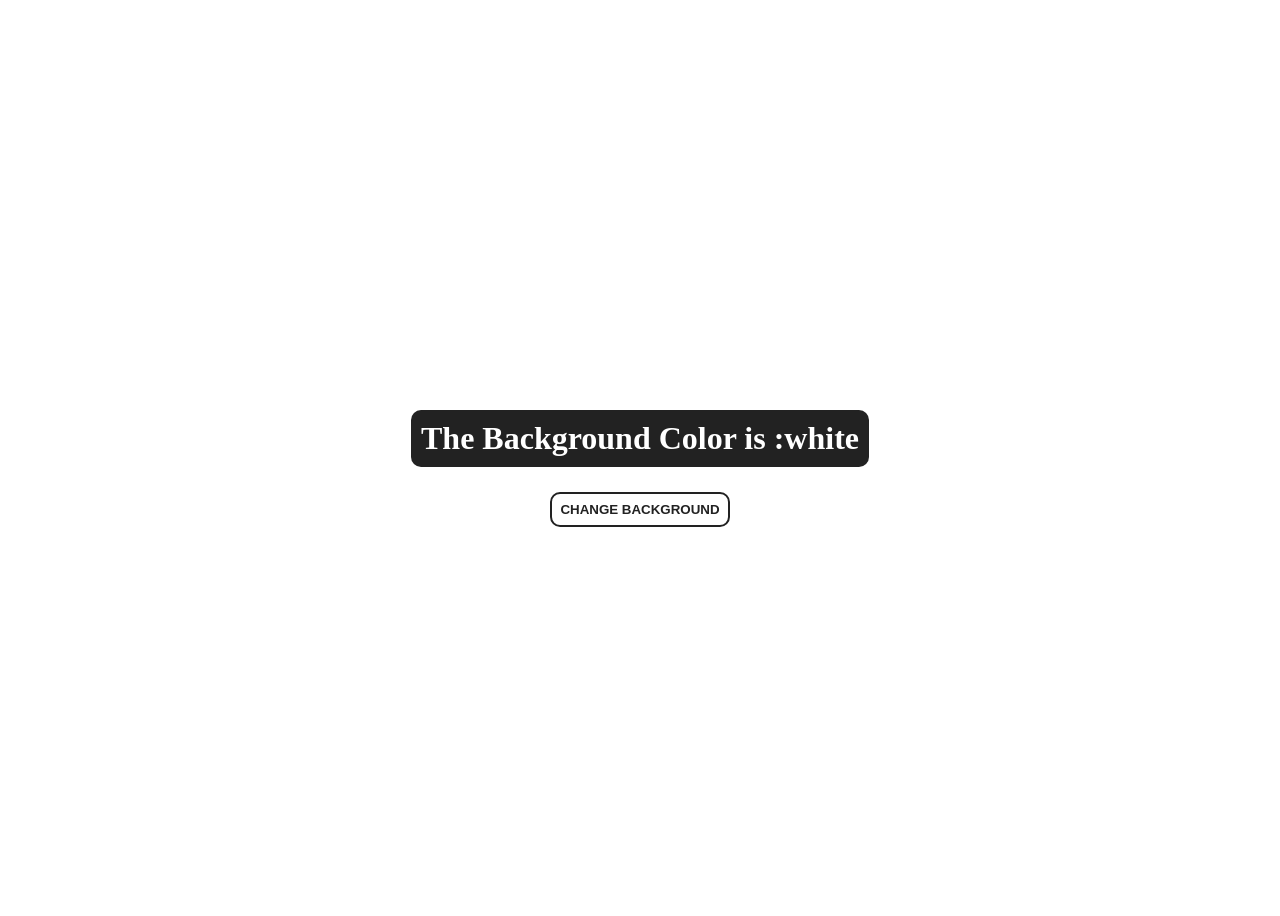
<file: Background.html>
<!DOCTYPE html>
<html lang="en">
<head>
    <meta charset="UTF-8">
    <meta name="viewport" content="width=device-width, initial-scale=1.0">
    <title>Background Color Change</title>
    <link rel="stylesheet" type="text/css" href="Background.css">
</head>
<body>
    <main>
        <div class="container">
<h1>The Background Color is :<span class="color">white</span></h1>
<button id="btn" class="btn btn-hero">Change Background</button>
        </div>
    </main>
    <script type="text/javascript" src="Background.js"></script>
</body>
</html>
</file>
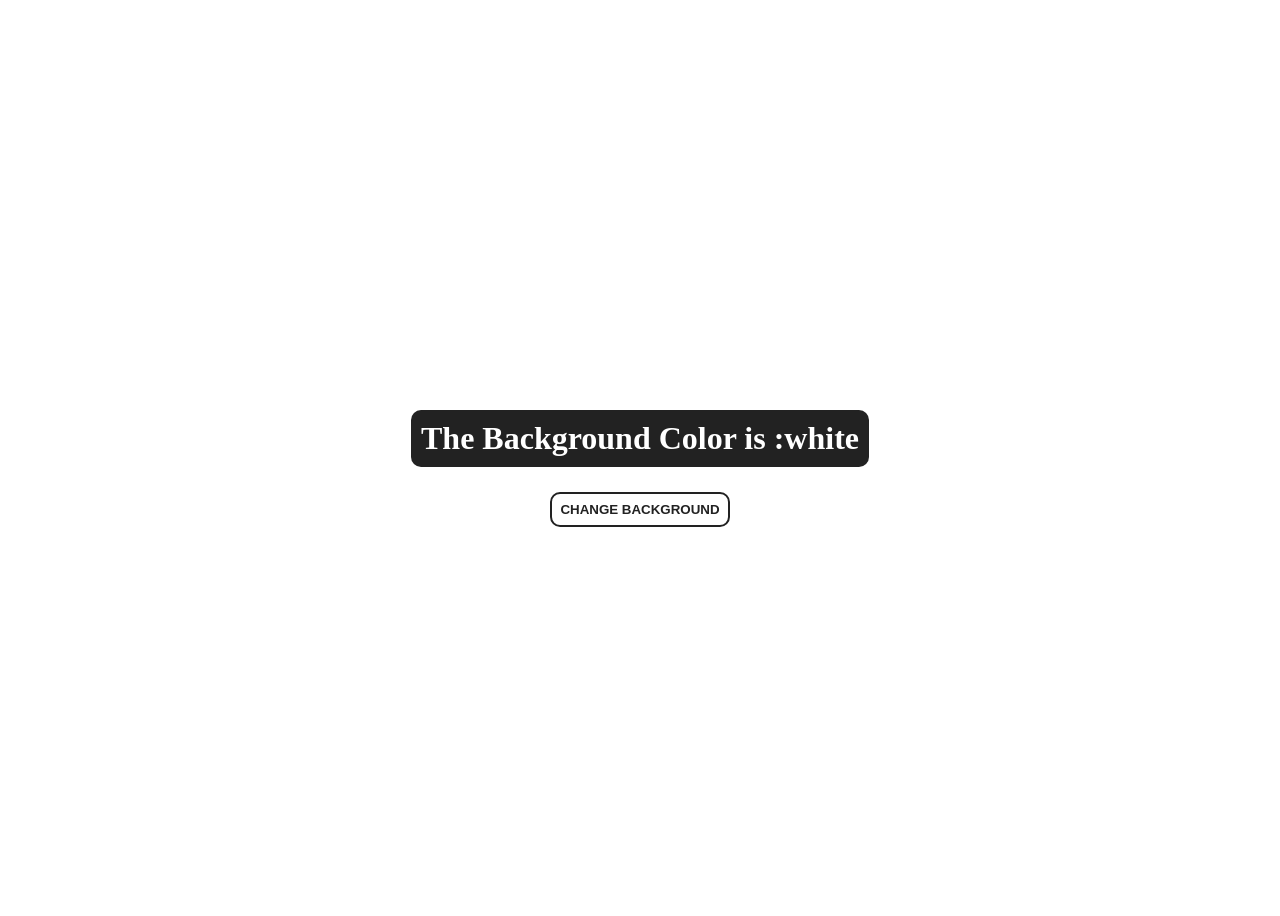
<file: Backgroun/bc.html>
<!DOCTYPE html>
<html lang="en">
<head>
    <meta charset="UTF-8">
    <meta name="viewport" content="width=device-width, initial-scale=1.0">
    <title>Background Color Change</title>
    <link rel="stylesheet" type="text/css" href="bc.css">
</head>
<body>
    <main>
        <div class="container">
<h1>The Background Color is :<span class="color">white</span></h1>
<button id="btn" class="btn btn-hero">Change Background</button>
        </div>
    </main>
    <script type="text/javascript" src="bc.js"></script>
</body>
</html>
</file>
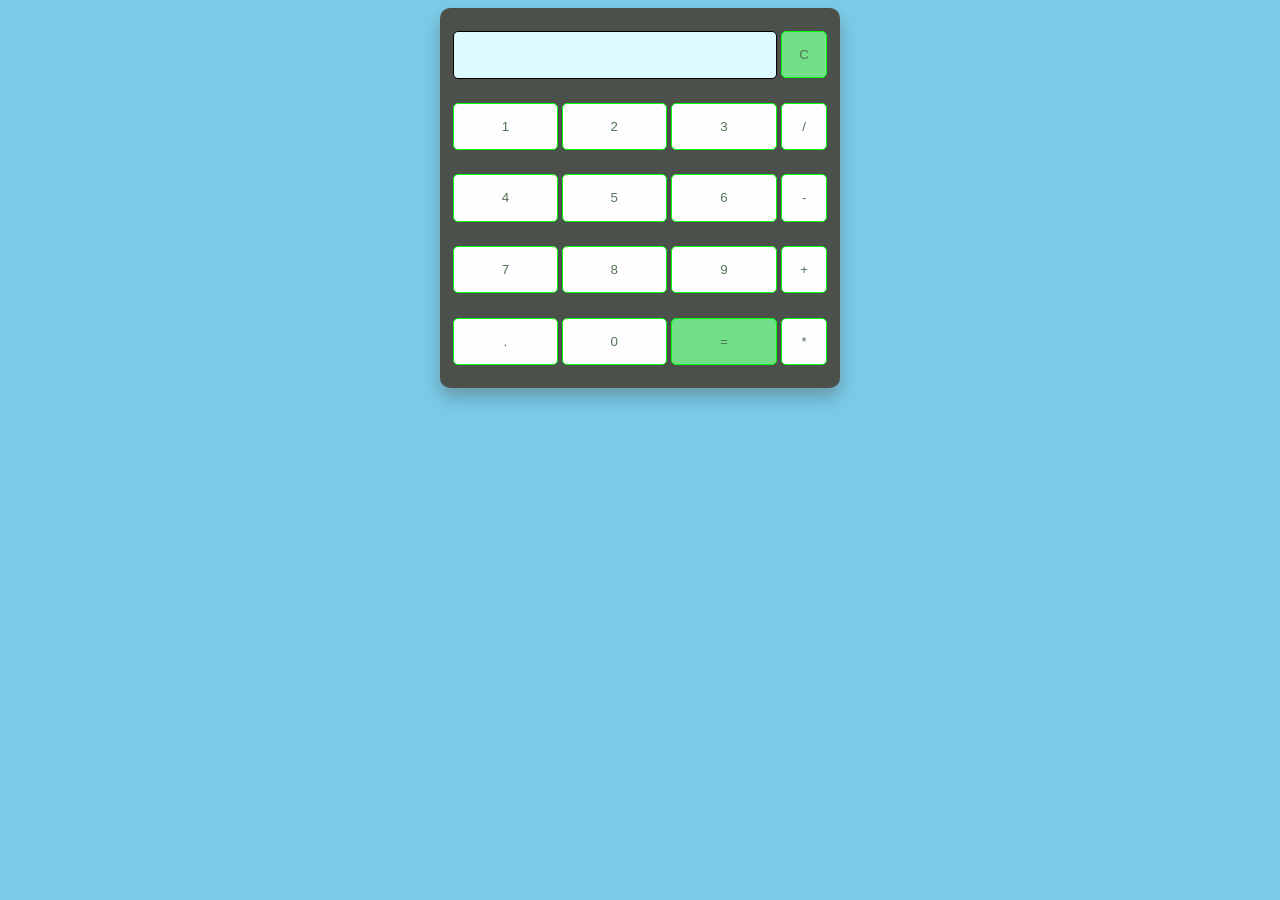
<file: Calucalator/cal.html>
<!DOCTYPE html>
<html lang="en">
<head>
    <meta charset="UTF-8">
    <meta name="viewport" content="width=device-width, initial-scale=1.0">
    <title>Calculator</title>
    <link rel="stylesheet" type="text/css" href="cal.css">
</head>
<body>
    <table class="calculator">
  <tr>
    <td colspan="3">
        <input type="text" class="display-box" id="result"
        disabled>
    </td>
    <td>
        <input type="button" value="C" id="btn" onclick="clearScreen()">
    </td>
  </tr>
  <tr>
    <td><input type="button" value="1" onclick="display('1')"></td>
     <td><input type="button" value="2" onclick="display('2')"></td>
      <td><input type="button" value="3" onclick="display('3')"></td>
       <td><input type="button" value="/" onclick="display('/')"></td>
  </tr>
    <tr>
    <td><input type="button" value="4" onclick="display('4')"></td>
     <td><input type="button" value="5" onclick="display('5')"></td>
      <td><input type="button" value="6" onclick="display('6')"></td>
       <td><input type="button" value="-" onclick="display('-')"></td>
  </tr>
      <tr>
    <td><input type="button" value="7" onclick="display('7')"></td>
     <td><input type="button" value="8" onclick="display('8')"></td>
      <td><input type="button" value="9" onclick="display('9')"></td>
       <td><input type="button" value="+" onclick="display('+')"></td>
  </tr>
      <tr>
    <td><input type="button" value="." onclick="display('.')"></td>
     <td><input type="button" value="0" onclick="display('0')"></td>
      <td><input type="button" id="btn" value="=" onclick="calculate()" ></td>
       <td><input type="button" value="*" onclick="display('*')"></td>
  </tr>
    </table>
    <script type="text/javascript" src="cal.js"></script>
</body>
</html>
</file>
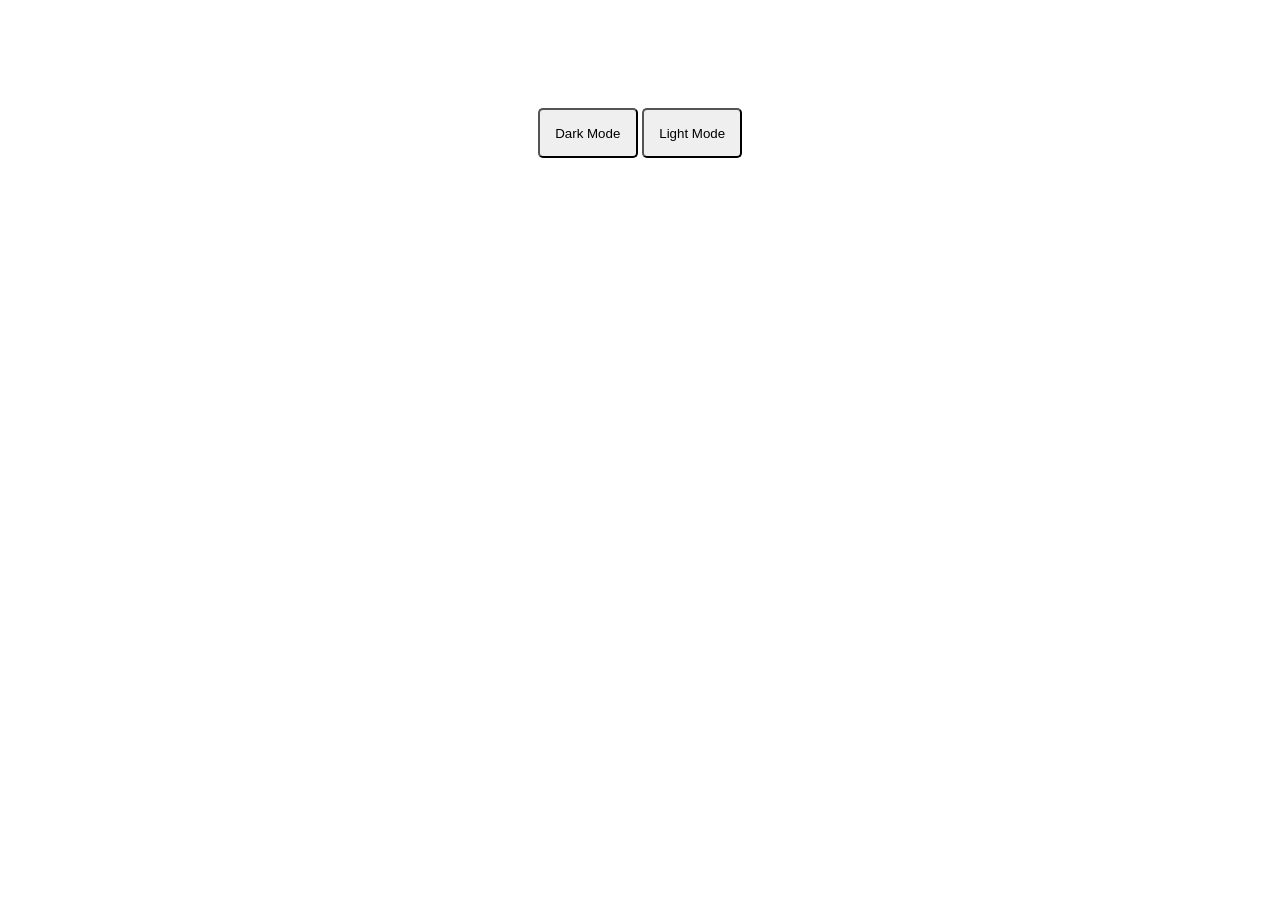
<file: Darklightmode/dl.html>
<!DOCTYPE html>
<html lang="en">
<head>
    <meta charset="UTF-8">
    <meta name="viewport" content="width=device-width, initial-scale=1.0">
    <title>Document</title>
    <link rel="stylesheet" type="text/css" href="dl.css">
</head>
<body>
    <button id="dark" onclick="Darkmode()">Dark Mode</button>
    <button id="light" onclick="Lightmode()">Light Mode</button>
    <script type="text/javascript" src="dl.js"></script>

    
</body>
</html>
</file>
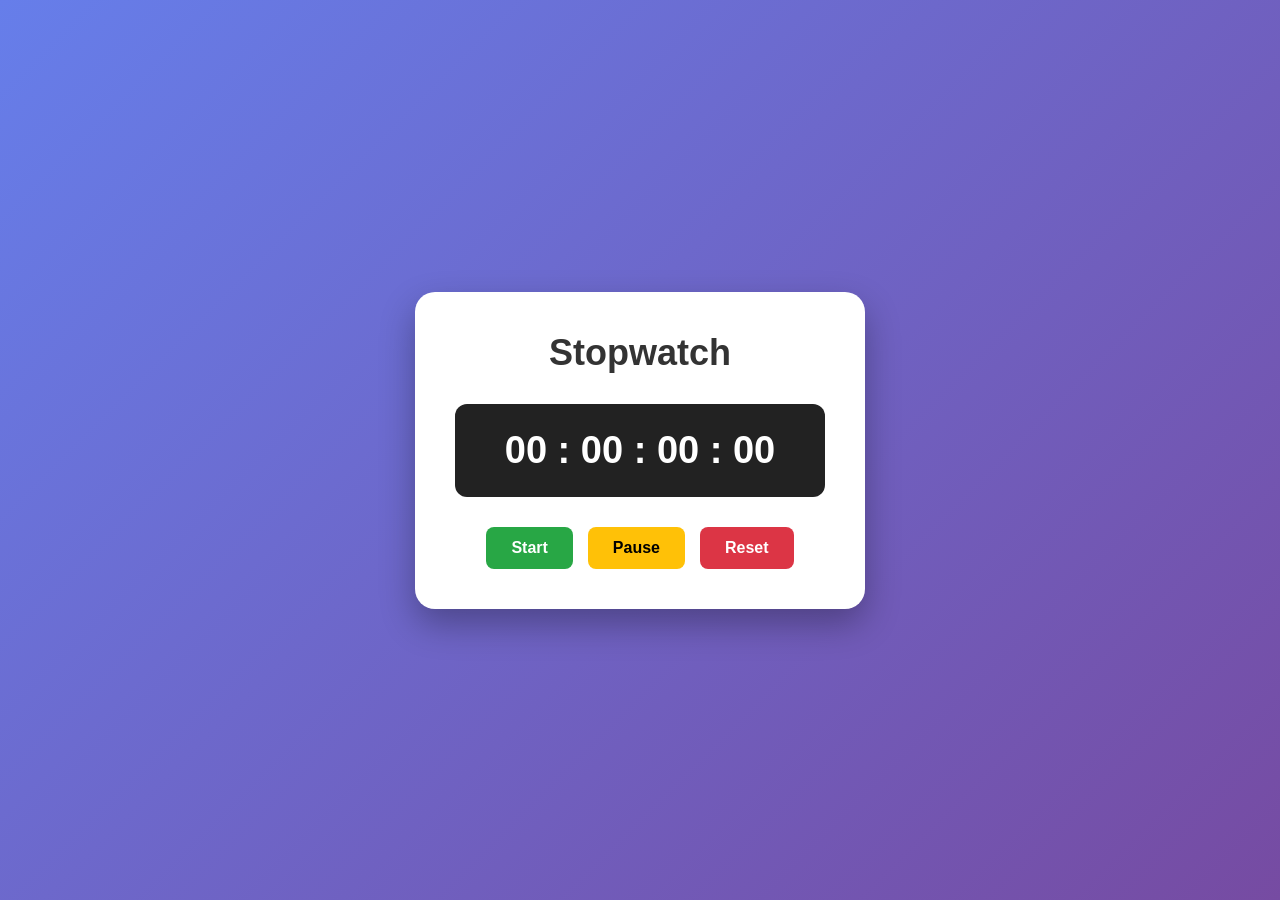
<file: StopWatch/sw.html>
<!DOCTYPE html>
<html lang="en">
<head>
    <meta charset="UTF-8">
    <meta name="viewport" content="width=device-width, initial-scale=1.0">
    <title>Stopwatch</title>

    <link rel="stylesheet" href="sw.css">
</head>

<body>

    <div class="stopwatch-container">

        <h1>Stopwatch</h1>

        <div class="display">
            <span id="hours">00</span> :
            <span id="minutes">00</span> :
            <span id="seconds">00</span> :
            <span id="milliseconds">00</span>
        </div>

        <div class="buttons">
            <button id="startBtn">Start</button>
            <button id="pauseBtn">Pause</button>
            <button id="resetBtn">Reset</button>
        </div>

    </div>

    <script src="sw.js"></script>

</body>
</html>
</file>
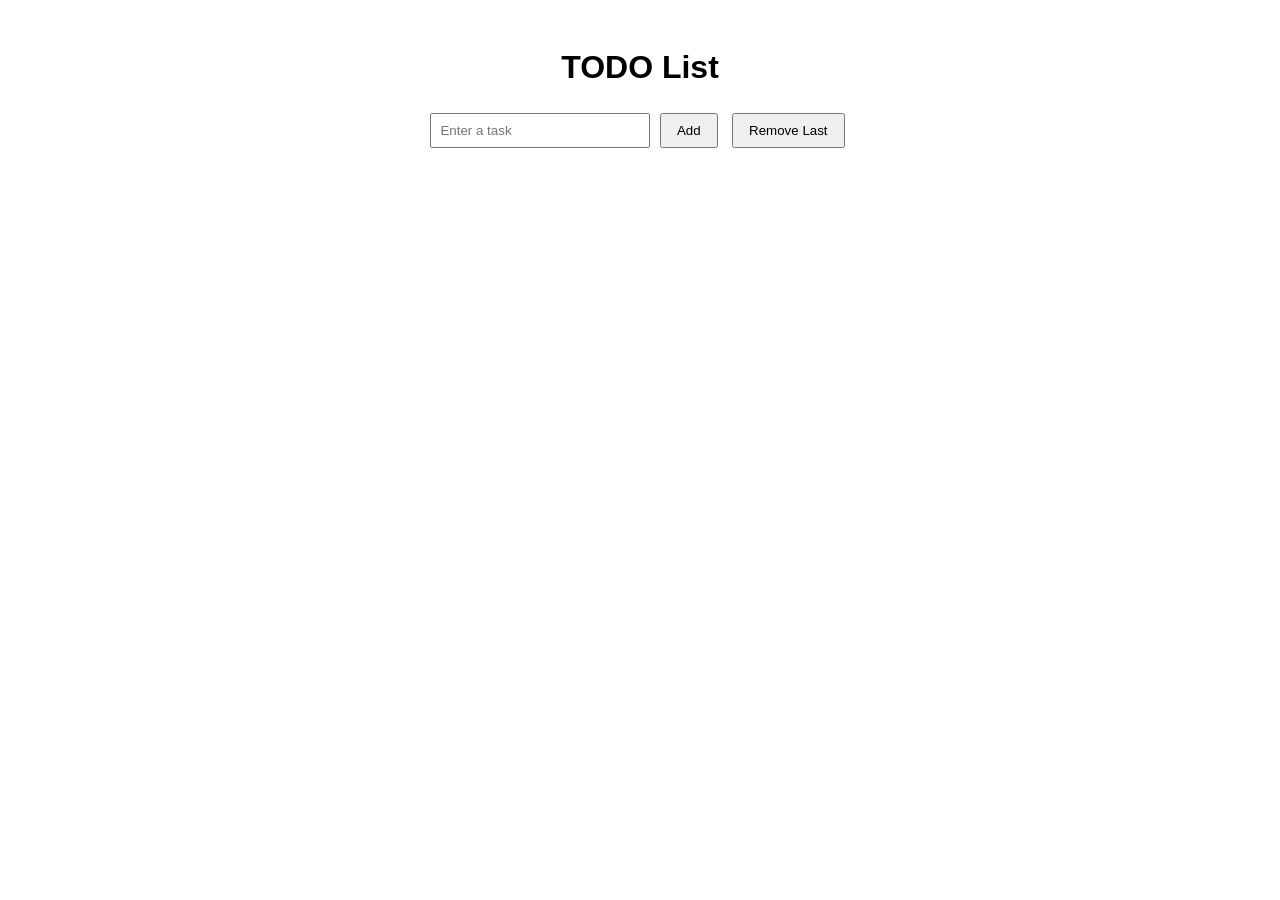
<file: TOdolist/todo.html>
<!DOCTYPE html>
<html lang="en">
<head>
    <meta charset="UTF-8">
    <meta name="viewport" content="width=device-width, initial-scale=1.0">
    <title>Document</title>
    <link rel="stylesheet" type="text/css" href="todo.css">
</head>
<body>
    <h1>TODO List</h1>
    <input type="text" id="todoinput"
    placeholder="Enter a task">
    <button onclick="addItem()">Add</button>
    <button onclick="removeItem()">Remove Last</button>
    <ul id="todolist"></ul>
    <script type="text/javascript" src="todo.js"></script>
</body>
</html>
</file>
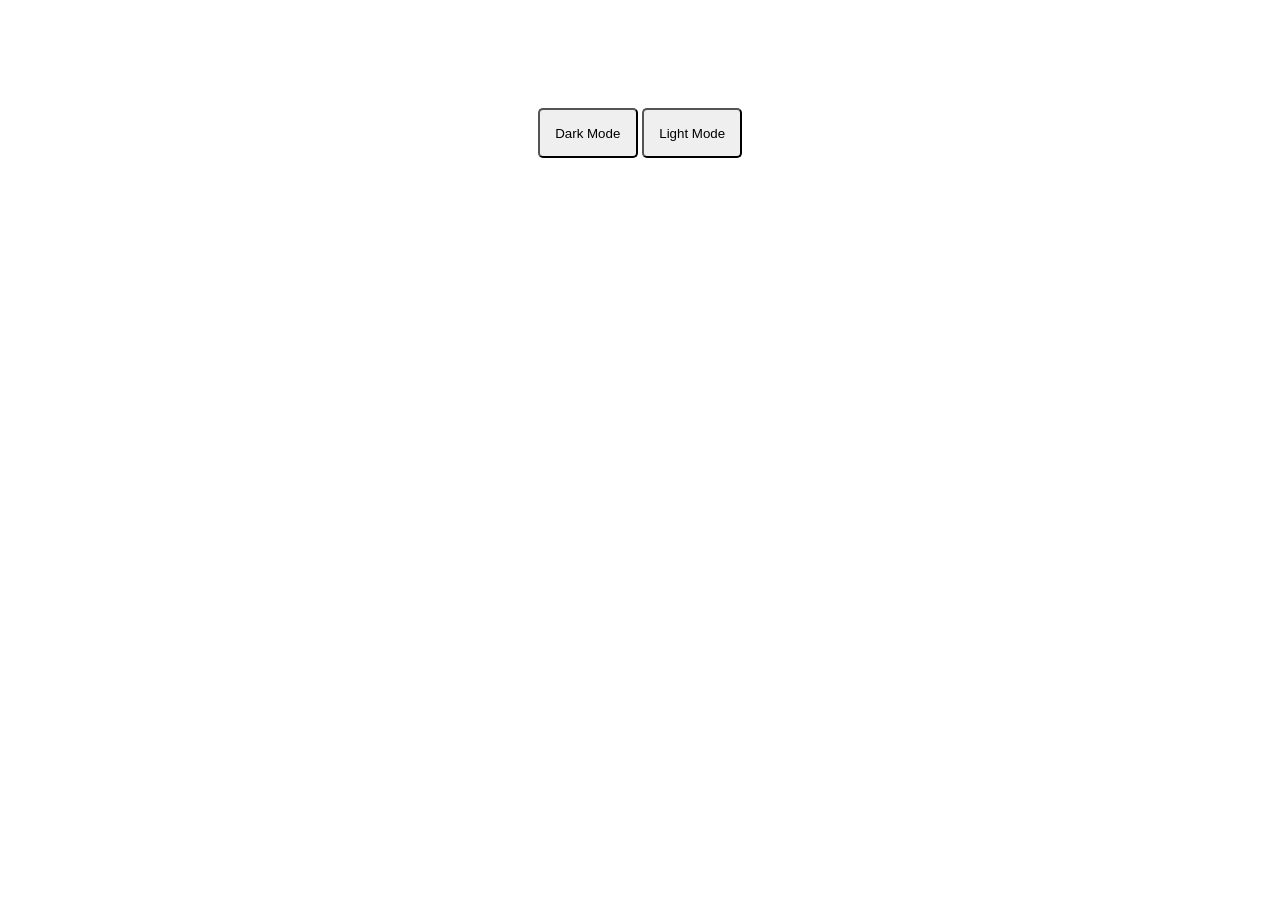
<file: calculator/Todolist/Darklightmode/dl.html>
<!DOCTYPE html>
<html lang="en">
<head>
    <meta charset="UTF-8">
    <meta name="viewport" content="width=device-width, initial-scale=1.0">
    <title>Document</title>
    <link rel="stylesheet" type="text/css" href="dl.css">
</head>
<body>
    <button id="dark" onclick="Darkmode()">Dark Mode</button>
    <button id="light" onclick="Lightmode()">Light Mode</button>
    <script type="text/javascript" src="dl.js"></script>

    
</body>
</html>
</file>
<file: Background.css>
main{
    min-height: 100vh;
    display: grid;
    place-items: center;
}
.container{
    text-align: center;
}
.container h1{
    background-color: #222;
    color: #fff;
    padding: 10px;
    border-radius: 10px;
    margin-bottom: 25px;
}
.btn-hero{
    text-transform: uppercase;
    background-color: transparent;
    color: #222;
    font-weight: 700;
    border: 2px solid #222;
    border-radius: 10px;
    cursor: pointer;
    padding: 8px;
}
.btn-hero:active{
    color: #fff;
    background-color: #222;
}
</file>
<file: Backgroun/bc.css>
main{
    min-height: 100vh;
    display: grid;
    place-items: center;
}
.container{
    text-align: center;
}
.container h1{
    background-color: #222;
    color: #fff;
    padding: 10px;
    border-radius: 10px;
    margin-bottom: 25px;
}
.btn-hero{
    text-transform: uppercase;
    background-color: transparent;
    color: #222;
    font-weight: 700;
    border: 2px solid #222;
    border-radius: 10px;
    cursor: pointer;
    padding: 8px;
}
.btn-hero:active{
    color: #fff;
    background-color: #222;
}
</file>
<file: Calucalator/cal.css>
.calculator{
    padding: 10px;
    border-radius: 10px;
 height: 380px;
 width: 400px;
 margin: auto;
 background-color: #4b504b;
 box-shadow: rgba(0, 0, 0, 0.2) 0px 10px 20px,rgba(160, 153, 153, 0.23) 0px 6px 8px;
}
.display-box{
    font-family: 'orbitron',sans-serif;
 background-color: #ddfaff;
 border: 1px solid black;
 color: black;
 border-radius: 5px;
 width: 98%;
 height: 65%;
}
#btn{
    background-color: #71e089;
}
input[type=button]{
    font-family: 'orbitron',sans-serif;
    background-color: #fefdff;
    border: 1px solid rgb(4, 253, 13);
    color: rgb(84, 116, 85);
    width: 100%;
    height: 70%;
    border-radius: 5px;
    outline: none;

}
input:active[type=button]{
    background-color: #504f52;
    box-shadow: inset 0px 0px 5px #c1c1c1;
}

body{
    background-color: rgb(123, 203, 232);
}
</file>
<file: Darklightmode/dl.css>
body{
    font-family: Arial, Helvetica, sans-serif;
    text-align: center;
    padding: 100px;
    
    color: #ffffff;
}
#dark{
    height:50px;
    width: 100px;
    border-radius: 5px;
}
#light{
    height:50px;
    width: 100px;
    border-radius: 5px;
}
</file>
<file: StopWatch/sw.css>
* {
    margin: 0;
    padding: 0;
    box-sizing: border-box;
}

body {
    font-family: Arial, sans-serif;
    background: linear-gradient(135deg, #667eea, #764ba2);

    min-height: 100vh;

    display: flex;
    justify-content: center;
    align-items: center;
}

.stopwatch-container {
    background: white;

    width: 450px;
    padding: 40px;

    border-radius: 20px;

    text-align: center;

    box-shadow: 0 15px 35px rgba(0, 0, 0, 0.3);
}

h1 {
    font-size: 36px;
    margin-bottom: 30px;
    color: #333;
}

.display {
    background: #222;
    color: white;

    padding: 25px 15px;

    border-radius: 12px;

    font-size: 38px;
    font-weight: bold;

    margin-bottom: 30px;
}

.buttons {
    display: flex;
    justify-content: center;
    gap: 15px;
}

button {
    border: none;
    padding: 12px 25px;

    font-size: 16px;
    font-weight: bold;

    border-radius: 8px;

    cursor: pointer;

    transition: 0.3s;
}

#startBtn {
    background: #28a745;
    color: white;
}

#pauseBtn {
    background: #ffc107;
    color: black;
}

#resetBtn {
    background: #dc3545;
    color: white;
}

button:hover {
    transform: translateY(-3px);
    opacity: 0.85;
}

@media (max-width: 500px) {

    .stopwatch-container {
        width: 90%;
        padding: 25px;
    }

    .display {
        font-size: 28px;
    }

    .buttons {
        flex-direction: column;
    }

    button {
        width: 100%;
    }
}
</file>
<file: TOdolist/todo.css>
body{
    font-family: Arial, Helvetica, sans-serif;
    text-align: center;
    padding: 20px;
}
input{
    padding: 8px;
    width: 200px;
}
button{
    padding: 8px 15px;
    margin: 5px;
}
ul{
    list-style-type: none;
    padding: 0;
    margin-top: 20px;
}
li{
    padding: 5px;
    background-color: aliceblue;
    margin-bottom: 5px;
    border-radius: 4px;
}
</file>
<file: calculator/Todolist/Darklightmode/dl.css>
body{
    font-family: Arial, Helvetica, sans-serif;
    text-align: center;
    padding: 100px;
    
    color: #ffffff;
}
#dark{
    height:50px;
    width: 100px;
    border-radius: 5px;
}
#light{
    height:50px;
    width: 100px;
    border-radius: 5px;
}
</file>
